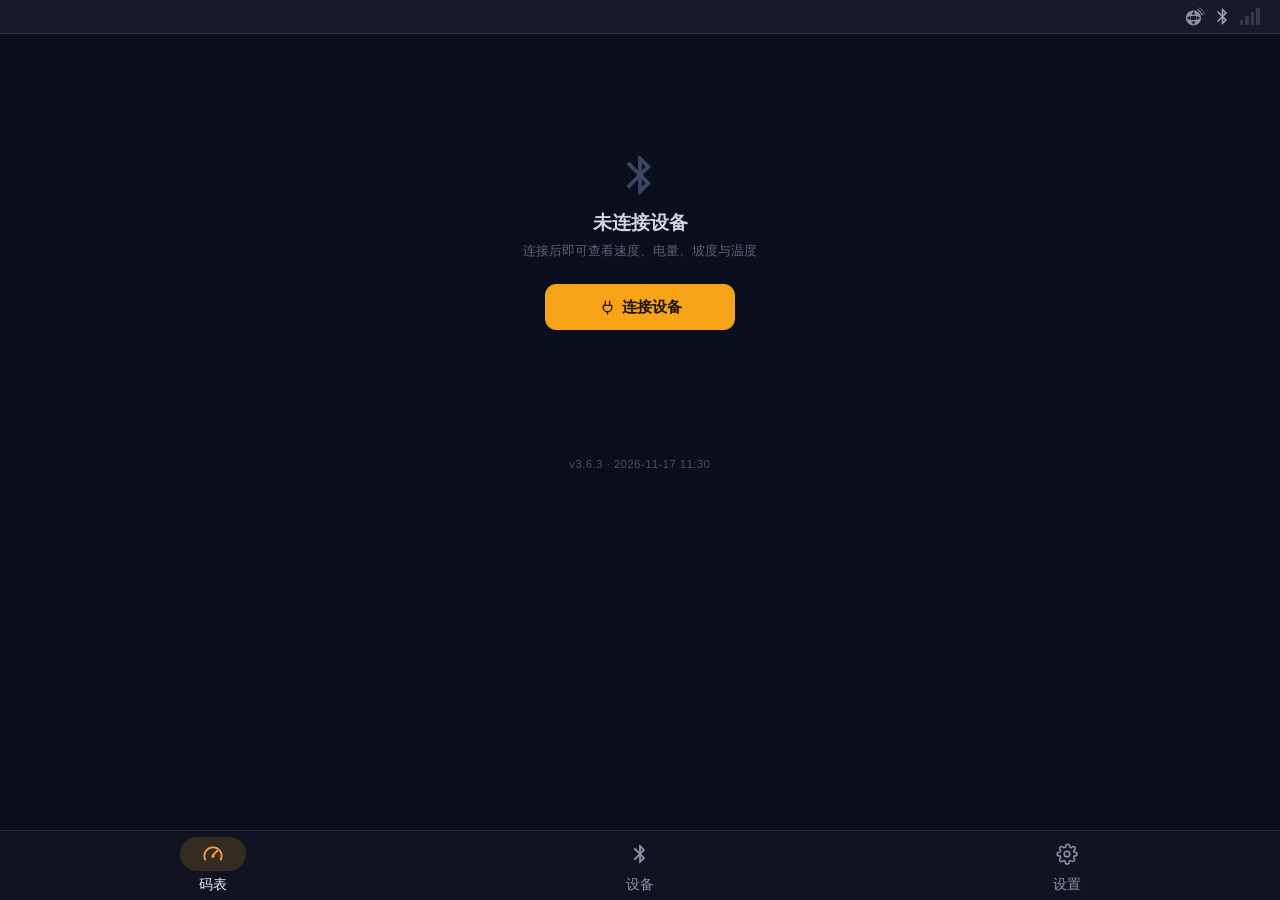
<file: index.html>
<!DOCTYPE html>
<html lang="zh-CN">
<head>
  <meta charset="utf-8" />
  <meta name="viewport" content="width=device-width, initial-scale=1, viewport-fit=cover, maximum-scale=1, user-scalable=no" />
  <meta name="theme-color" content="#131426" />
  <meta name="apple-mobile-web-app-capable" content="yes" />
  <meta name="mobile-web-app-capable" content="yes" />
  <meta name="apple-mobile-web-app-status-bar-style" content="black-translucent" />
  <meta name="apple-mobile-web-app-title" content="智能码表" />
  <title>智能码表 · LVBU</title>
  <link rel="stylesheet" href="assets/seg7-font.css?v=1" />
  <link rel="stylesheet" href="css/style.css?v=63" />
</head>
<body>

<!-- ============ 应用标题栏（右侧图标组：闪控 → 蓝牙 → 信号） ============ -->
<header class="appbar">
  <div class="appbar-left">
    <!-- 设备名/状态文字已移除，仅保留状态图标表达 -->
    <span class="dev-name sr-only" id="devName">未连接</span>
    <span class="appbar-icons">
      <span class="remote-chip" id="remoteChip" title="BR80 闪控未连接" aria-label="BR80 闪控未连接">
        <span class="i remote-chip__icon" data-icon="remoteFlat" data-size="18"></span>
      </span>
      <span class="i brand-ico" id="btIcon" data-icon="bluetooth" data-size="19"></span>
      <span class="sig" id="sigWrap">
        <span class="bars" id="signalBars"><i></i><i></i><i></i><i></i></span>
      </span>
    </span>
  </div>
</header>

<main class="views" id="views">

  <!-- ==================== 码表 ==================== -->
  <section class="view" id="page-dash" data-page="dash" aria-labelledby="appTitle">
    <h1 class="sr-only" id="appTitle">智能码表</h1>

    <!-- 主速度区 -->
    <div class="hero" id="speedBlock">
      <div class="speed-row">
        <span class="seg-slot seg-int" aria-label="速度整数">
          <span class="ghost" aria-hidden="true">88</span>
          <span class="on" id="speedInt">00</span>
        </span>
        <span class="seg-slot seg-frac" aria-label="速度小数">
          <span class="ghost" aria-hidden="true">8</span>
          <span class="on" id="speedFrac">0</span>
          <span class="unit" id="speedUnit">km/h</span>
        </span>
      </div>
    </div>

    <!-- 副表：AVG / MAX / km -->
    <div class="substats" id="statsRow">
      <div class="sub">
        <div class="s-row">
          <span class="s-int"><span class="ghost" aria-hidden="true">88</span><span class="on" id="statAvgInt">00</span></span>
          <span class="s-dot">.</span>
          <span class="s-frac"><span class="ghost" aria-hidden="true">8</span><span class="on" id="statAvgFrac">0</span><em class="s-cap">AVG</em></span>
        </div>
      </div>
      <div class="sub">
        <div class="s-row">
          <span class="s-int"><span class="ghost" aria-hidden="true">88</span><span class="on" id="statMaxInt">00</span></span>
          <span class="s-dot">.</span>
          <span class="s-frac"><span class="ghost" aria-hidden="true">8</span><span class="on" id="statMaxFrac">0</span><em class="s-cap">MAX</em></span>
        </div>
      </div>
      <div class="sub">
        <div class="s-row">
          <span class="s-int"><span class="ghost" aria-hidden="true">88</span><span class="on" id="statTripInt">00</span></span>
          <span class="s-dot">.</span>
          <span class="s-frac"><span class="ghost" aria-hidden="true">8</span><span class="on" id="statTripFrac">0</span><em class="s-cap">km</em></span>
        </div>
      </div>
    </div>

    <!-- 未连接引导（演示数据关闭且未连接时显示） -->
    <div class="empty-guide" id="emptyGuide" hidden>
      <span class="i empty-guide__icon" data-icon="bluetooth" data-size="46"></span>
      <p class="empty-guide__title">未连接设备</p>
      <p class="empty-guide__sub">连接后即可查看速度、电量、坡度与温度</p>
      <button class="btn btn--primary empty-guide__btn" id="btnGuideConnect" type="button">
        <span class="i" data-icon="plug" data-size="17"></span><span>连接设备</span>
      </button>
    </div>

    <!-- 助力控制 -->
    <section class="panel" id="assistPanel" aria-label="助力控制">
      <div class="panel__head">
        <span class="panel__title">
          <span class="i i--orange" data-icon="bike" data-size="19"></span>
          <b>助力控制</b>
        </span>
        <!-- 常驻助力模式标签（含手动百分比）：点击弹出模式悬浮菜单 -->
        <button class="mode-chip" id="modeChip" type="button" aria-haspopup="true" aria-expanded="false">
          <span class="i mode-chip__icon" data-icon="manual" data-size="16"></span>
          <span id="modeChipText">手动</span>
          <em class="mode-chip__pct" id="assistPct" hidden>0%</em>
        </button>
      </div>

      <!-- 模式悬浮菜单（点击标签后以标签为圆心向四周辐射展开） -->
      <div class="mode-menu" id="modeMenu" hidden>
        <div class="mode-menu__backdrop" id="modeMenuBackdrop"></div>
        <div class="mode-menu__list" id="modeList">
          <span class="mode-menu__glow" aria-hidden="true"></span>
          <div id="modeRow" role="group" aria-label="骑行模式"></div>
        </div>
      </div>

      <!-- 档位选择（非手动模式） -->
      <div class="levels" id="levelRow" style="display:none;" role="group" aria-label="助力档位">
        <button class="level-btn" data-level="0" type="button" disabled>0</button>
        <button class="level-btn" data-level="1" type="button">1</button>
        <button class="level-btn" data-level="2" type="button">2</button>
        <button class="level-btn" data-level="3" type="button">3</button>
        <button class="level-btn" data-level="4" type="button">4</button>
        <button class="level-btn" data-level="5" type="button">5</button>
      </div>

      <!-- 手动模式滑杆 -->
      <div class="assist-ctl" id="manualSliderWrap">
        <button class="btn-ctl" id="btnMinus" type="button" aria-label="减">
          <span class="i" data-icon="minus" data-size="20"></span>
        </button>
        <div class="sliderwrap">
          <input class="slider" id="assistSlider" type="range" min="0" max="99" step="5" value="30"
                 aria-label="助力百分比" />
        </div>
        <button class="btn-ctl" id="btnPlus" type="button" aria-label="加">
          <span class="i" data-icon="plus" data-size="20"></span>
        </button>
      </div>
      <span class="sr-only" id="assistValue">30</span>
    </section>

    <!-- 数据卡片 -->
    <section class="cards" aria-label="实时数据">
      <article class="card card--green" id="cardBattery">
        <header>
          <span class="i" data-icon="battery" data-size="16"></span>
          <span>电量 <b class="card__hl" data-field="batterySub">--%</b></span>
        </header>
        <div class="barframe">
          <div class="bgrid" data-field="batteryGrid"><i></i><i></i><i></i><i></i><i></i><i></i><i></i><i></i><i></i><i></i></div>
        </div>
        <div class="card__value" data-field="voltage">--<em class="u">V</em></div>
      </article>

      <article class="card card--amber" id="cardTemp">
        <header>
          <span class="i" data-icon="temp" data-size="16"></span>
          <span>温度</span>
        </header>
        <div class="barframe">
          <div class="bgrid" data-field="tempGrid"><i></i><i></i><i></i><i></i><i></i><i></i><i></i><i></i><i></i><i></i></div>
        </div>
        <div class="card__value" data-field="temp">--<em class="u">℃</em></div>
      </article>

      <article class="card card--cyan" id="cardGyro">
        <header>
          <span class="i" data-icon="gyro" data-size="16"></span>
          <span>陀螺仪</span>
        </header>
        <div class="barframe">
          <!-- 11 格双向条：索引 5 为中心格，左右各 5 格 -->
          <div class="bgrid bgrid--slope" data-field="slopeGrid"><i data-seg="0"></i><i data-seg="1"></i><i data-seg="2"></i><i data-seg="3"></i><i data-seg="4"></i><i data-seg="5"></i><i data-seg="6"></i><i data-seg="7"></i><i data-seg="8"></i><i data-seg="9"></i><i data-seg="10"></i></div>
        </div>
        <div class="card__value" data-field="slope">--<em class="u u--sup">°</em></div>
      </article>
    </section>

    <div class="version" id="buildInfo">v3.6.3 · 2026-11-17 11:30</div>
  </section>

  <!-- ==================== 设备 ==================== -->
  <section class="view" id="page-device" data-page="device" hidden>

    <div class="section">
      <h2 class="section__title">连接</h2>
      <div class="devcard">
        <div class="devcard__top">
          <span class="devcard__name" id="devNameCard">未连接</span>
          <span class="pill" id="devStatus">未连接</span>
        </div>
        <dl class="kv">
          <div hidden><dt>设备 ID</dt><dd id="devId">--</dd></div>
          <div><dt>信号</dt><dd id="devRssi">--</dd></div>
          <div hidden><dt>写入特征</dt><dd id="devWrite">--</dd></div>
          <div hidden><dt>通知特征</dt><dd id="devNotify">--</dd></div>
        </dl>
        <div class="devcard__actions">
          <button class="btn btn--primary" id="btnScan" type="button">
            <span class="i" data-icon="bluetooth" data-size="16"></span><span>选择设备</span>
          </button>
          <button class="btn" id="btnReconnect" type="button" disabled>
            <span class="i" data-icon="refresh" data-size="16"></span><span>重连</span>
          </button>
          <button class="btn btn--danger" id="btnDisconnect" type="button" disabled>断开</button>
        </div>
        <p class="hint">
          iOS 上 Web Bluetooth 只能在 <b>Bluefy</b> 中启用；每次切换设备需刷新页面（系统限制）。
        </p>
      </div>
    </div>

    <div class="section">
      <h2 class="section__title">BR80 闪控</h2>
      <div class="devcard">
        <div class="devcard__top">
          <span class="devcard__name" id="remoteName">未连接</span>
          <span class="pill" id="remoteStatus">未连接</span>
        </div>
        <dl class="kv">
          <div><dt>电量</dt><dd id="remoteBattery">--</dd></div>
        </dl>
        <div class="devcard__actions">
          <button class="btn btn--primary" id="btnRemoteConnect" type="button">
            <span class="i" data-icon="bluetooth" data-size="16"></span><span>连接闪控</span>
          </button>
          <button class="btn btn--danger" id="btnRemoteDisconnect" type="button" disabled>断开</button>
        </div>
        <p class="hint">
          连接闪控后，用 <b>▲ / ▼</b> 按键调整助力百分比（每次 ±步进值），<b>● 主键</b>停止助力。
          闪控与控制器可同时连接。
        </p>
      </div>
    </div>

    <div class="section" id="debugSection" hidden>
      <h2 class="section__title">调试</h2>

      <h3 class="section__sub">闪控诊断</h3>
      <div class="devcard__actions">
        <button class="btn btn--sm" id="btnRemotePing" type="button" disabled>重发激活(0xFF)</button>
        <button class="btn btn--sm" id="btnRemoteResub" type="button" disabled>重新订阅</button>
        <button class="btn btn--sm" id="btnRemoteDump" type="button" disabled>全量读取</button>
        <button class="btn btn--sm" id="btnRemoteForce" type="button" disabled>强制重订</button>
        <button class="btn btn--sm" id="btnRemoteInspect" type="button" disabled>检查A2A4</button>
      </div>
      <div class="frameio__field" style="margin-top:10px;">
        <label for="remoteRawInput">闪控手动发送（十六进制）</label>
        <input class="input mono" id="remoteRawInput" type="text" spellcheck="false"
               placeholder="例如 FF" autocomplete="off" />
        <div class="frameio__row" style="margin-top:6px;">
          <button class="btn btn--primary btn--sm" id="btnRemoteSendRaw" type="button" disabled>发送</button>
        </div>
      </div>

      <div class="debugbar">
        <label class="switch">
          <input type="checkbox" id="autoScroll" checked />
          <span>自动滚动</span>
        </label>
        <label class="switch">
          <input type="checkbox" id="hexView" checked />
          <span>HEX 视图</span>
        </label>
        <button class="btn btn--ghost btn--sm" id="btnClearLog" type="button">
          <span class="i" data-icon="trash" data-size="14"></span><span>清空</span>
        </button>
      </div>

      <div class="log" id="logView" role="log" aria-live="off"></div>

      <div class="frameio">
        <div class="frameio__field">
          <label for="rawInput">发送原始命令</label>
          <input class="input mono" id="rawInput" type="text" spellcheck="false"
                 placeholder="C0F866855030090179 或输入 C0 自动补全" autocomplete="off" />
        </div>
        <div class="frameio__row">
          <button class="btn btn--primary btn--sm" id="btnSendRaw" type="button">
            <span class="i" data-icon="send" data-size="14"></span><span>发送</span>
          </button>
        </div>
        <p class="hint" id="rawPreview">预览：—</p>
      </div>
    </div>
  </section>

  <!-- ==================== 设置 ==================== -->
  <section class="view" id="page-settings" data-page="settings" hidden>

    <div class="section">
      <h2 class="section__title">显示与骑行</h2>
      <div class="row">
        <label class="row__label" for="setStep">滑杆步进</label>
        <select class="select" id="setStep">
          <option value="1">1%</option>
          <option value="5">5%</option>
          <option value="10">10%</option>
        </select>
      </div>
      <div class="row">
        <label class="row__label" for="setGap">帧间隔</label>
        <select class="select" id="setGap">
          <option value="0">0 ms</option>
          <option value="40">40 ms</option>
          <option value="100">100 ms</option>
        </select>
      </div>
      <div class="row">
        <span class="row__label">保持屏幕常亮</span>
        <label class="switch switch--right"><input type="checkbox" id="setKeepScreen" /><span></span></label>
      </div>
    </div>

    <div class="section" id="rideDataSection" hidden>
      <h2 class="section__title">骑行数据</h2>
      <div class="row">
        <span class="row__label">本次骑行数据</span>
        <button class="btn btn--sm" id="btnResetRide" type="button">清零</button>
      </div>
      <p class="hint">平均速度、最高速度、里程由本地根据实时速度累计。每次连接设备时自动重置。</p>
    </div>

    <div class="section">
      <h2 class="section__title">设备操作</h2>
      <div class="row">
        <span class="row__label">陀螺仪校准</span>
        <button class="btn btn--primary btn--sm" id="btnCalibrate" type="button">校准</button>
      </div>
      <div class="row">
        <span class="row__label">重启控制器</span>
        <button class="btn btn--danger btn--sm" id="btnRestart" type="button">重启</button>
      </div>
      <p class="hint">校准会改变电机标定，仅在停车时操作。重启会短暂断开连接。</p>
    </div>

    <div class="section" id="paramSection" hidden>
      <h2 class="section__title">设备参数</h2>
      <div class="row row--stack">
        <label class="row__label" for="setImei">电机 IMEI</label>
        <input class="input mono" id="setImei" type="text" spellcheck="false" placeholder="866855030090179" />
      </div>
      <p class="hint">电机 IMEI 用于构造命令帧，必须与控制器匹配。轮径固定 26 寸。</p>
    </div>

    <div class="section" id="gattSection" hidden>
      <h2 class="section__title">GATT 目标</h2>
      <div class="row row--stack">
        <label class="row__label" for="setService">服务 UUID</label>
        <input class="input mono" id="setService" type="text" spellcheck="false" />
      </div>
      <div class="row row--stack">
        <label class="row__label" for="setWriteUuid">写特征 UUID</label>
        <input class="input mono" id="setWriteUuid" type="text" spellcheck="false" />
      </div>
      <div class="row row--stack">
        <label class="row__label" for="setNotifyUuid">通知特征 UUID</label>
        <input class="input mono" id="setNotifyUuid" type="text" spellcheck="false" />
      </div>
      <div class="row">
        <label class="row__label" for="setWriteMode">写入方式</label>
        <select class="select" id="setWriteMode">
          <option value="auto">自动</option>
          <option value="withResponse">有应答</option>
          <option value="withoutResponse">无应答</option>
        </select>
      </div>
    </div>

    <div class="section">
      <h2 class="section__title">高级</h2>
      <div class="row">
        <span class="row__label">断开时显示演示数据</span>
        <label class="switch switch--right"><input type="checkbox" id="setDemo" /><span></span></label>
      </div>
      <div class="actions">
        <button class="btn" id="btnReset" type="button">恢复默认设置</button>
        <button class="btn btn--ghost" id="btnExportLogs" type="button" hidden>导出日志</button>
      </div>
      <p class="hint version" id="appVersion">v3.0.0 · LVBU 码表</p>
    </div>
  </section>

</main>

<!-- ============ 底部导航 ============ -->
<nav class="tabbar" role="tablist" aria-label="主导航">
  <button class="tab is-active" data-tab="dash" type="button" role="tab" aria-selected="true">
    <span class="tab__pill"><span class="i" data-icon="gauge" data-size="22"></span></span>
    <span class="tab__label">码表</span>
  </button>
  <button class="tab" data-tab="device" type="button" role="tab" aria-selected="false">
    <span class="tab__pill"><span class="i" data-icon="bluetooth" data-size="22"></span></span>
    <span class="tab__label">设备</span>
  </button>
  <button class="tab" data-tab="settings" type="button" role="tab" aria-selected="false">
    <span class="tab__pill"><span class="i" data-icon="gear" data-size="22"></span></span>
    <span class="tab__label">设置</span>
  </button>
</nav>

<div class="toast" id="toast" role="status" aria-live="polite"></div>

<script src="js/util.js?v=80"></script>
<script src="js/protocol.js?v=80"></script>
<script src="js/config.js?v=80"></script>
<script src="js/adapter.js?v=80"></script>
<script src="js/ble.js?v=80"></script>
<script src="js/remote.js?v=80"></script>
<script src="js/app.js?v=80"></script>
<script src="js/icons.js?v=80"></script>
<script src="js/sim.js?v=80"></script>
<script src="js/ui.js?v=80"></script>
</body>
</html>
</file>
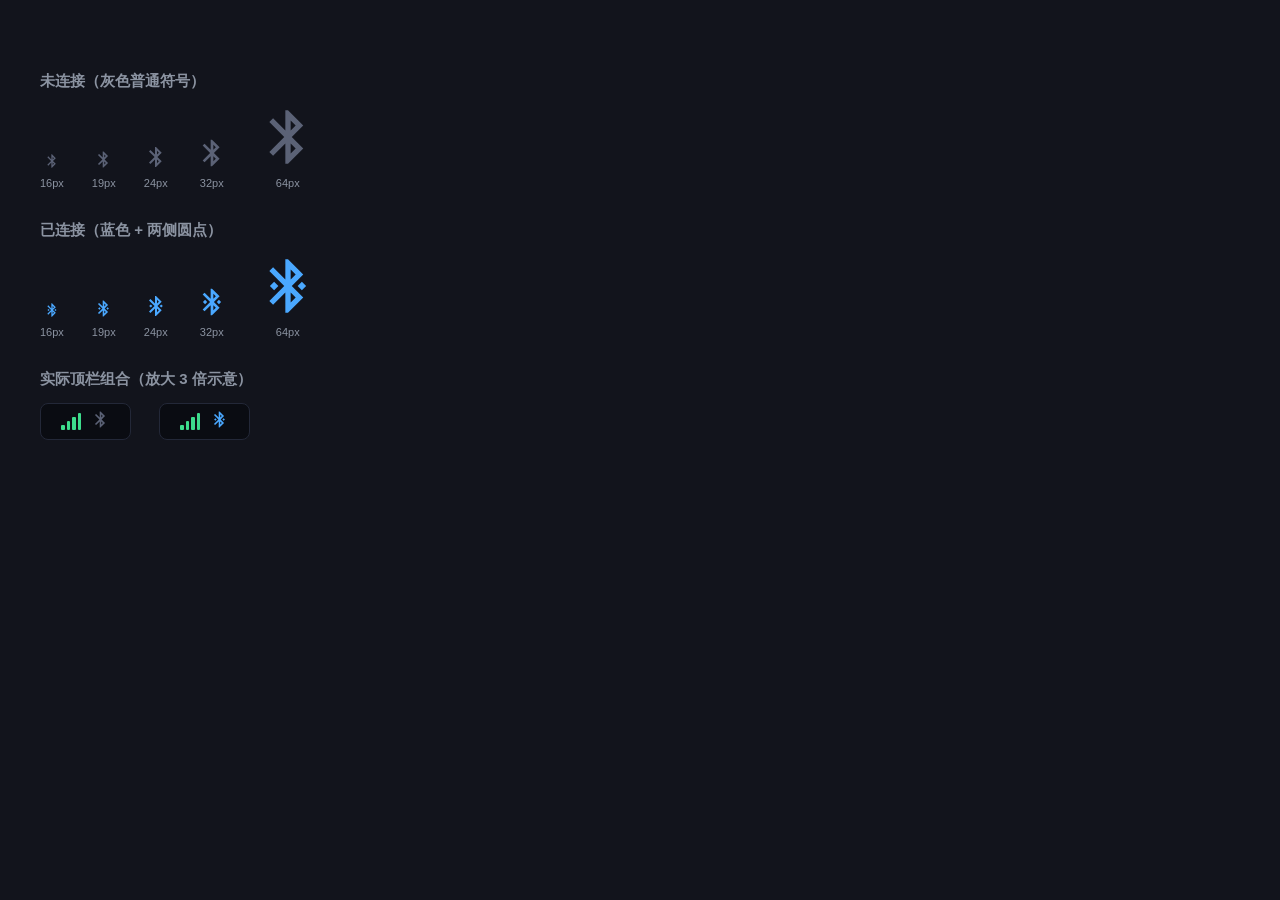
<file: tests/icon-preview.html>
<!DOCTYPE html>
<html lang="zh-CN">
<head>
<meta charset="UTF-8">
<title>蓝牙图标对比</title>
<style>
  body {
    background: #12141c;
    color: #e9eefb;
    font-family: -apple-system, "PingFang SC", sans-serif;
    padding: 40px;
    margin: 0;
  }
  h2 { font-size: 15px; color: #8b93a1; font-weight: 600; margin: 32px 0 14px; }
  .row { display: flex; align-items: flex-end; gap: 28px; flex-wrap: wrap; }
  .item { text-align: center; }
  .item svg { display: block; margin: 0 auto; }
  .cap { font-size: 11px; color: #8b93a1; margin-top: 8px; }
  .blue { color: #4aa8ff; }
  .gray { color: #5b6276; }
  .bar {
    display: inline-flex; align-items: center; gap: 10px;
    background: #0a0c12; padding: 6px 20px; border-radius: 8px;
    border: 1px solid #232838;
  }
  .bars { display: inline-flex; align-items: flex-end; gap: 2px; height: 17px; }
  .bars i { width: 3.5px; border-radius: 1px; background: #3ddc8c; display: block; }
  .bars i:nth-child(1) { height: 5px; }
  .bars i:nth-child(2) { height: 9px; }
  .bars i:nth-child(3) { height: 13px; }
  .bars i:nth-child(4) { height: 17px; }
</style>
</head>
<body>

<h2>未连接（灰色普通符号）</h2>
<div class="row" id="rowA"></div>

<h2>已连接（蓝色 + 两侧圆点）</h2>
<div class="row" id="rowB"></div>

<h2>实际顶栏组合（放大 3 倍示意）</h2>
<div class="row" id="rowC"></div>

<script src="../js/icons.js"></script>
<script>
  const ICONS = globalThis.LVBU.icons;

  function make(name, size, cls) {
    const d = document.createElement('div');
    d.className = 'item ' + (cls || '');
    d.innerHTML = ICONS.svg(name, { size });
    const cap = document.createElement('div');
    cap.className = 'cap';
    cap.textContent = size + 'px';
    d.appendChild(cap);
    return d;
  }

  // 未连接
  const rowA = document.getElementById('rowA');
  [16, 19, 24, 32, 64].forEach((s) => rowA.appendChild(make('bluetooth', s, 'gray')));

  // 已连接
  const rowB = document.getElementById('rowB');
  [16, 19, 24, 32, 64].forEach((s) => rowB.appendChild(make('bluetoothConnected', s, 'blue')));

  // 顶栏组合
  const rowC = document.getElementById('rowC');
  ['bluetooth', 'bluetoothConnected'].forEach((name) => {
    const bar = document.createElement('div');
    bar.className = 'bar';
    bar.innerHTML =
      '<span class="bars"><i></i><i></i><i></i><i></i></span>' +
      '<span class="' + (name === 'bluetoothConnected' ? 'blue' : 'gray') + '">' +
      ICONS.svg(name, { size: 19 }) +
      '</span>';
    rowC.appendChild(bar);
  });
</script>
</body>
</html>
</file>
<file: assets/seg7-font.css>
/* =========================================================================
 * seg7-font.css — DSEG7 七段数码管字体（base64 内嵌，离线可用）
 * 授权：SIL Open Font License 1.1
 *   SEGClassic     = DSEG7 Classic Bold
 *   SEGClassicMini = DSEG7 Classic MINI Bold
 * ========================================================================= */
@font-face {
  font-family: 'SEGClassic';
  font-style: normal;
  font-weight: 700;
  font-display: swap;
  src: url([data-uri]) format('woff2');
}
@font-face {
  font-family: 'SEGClassicMini';
  font-style: normal;
  font-weight: 700;
  font-display: swap;
  src: url([data-uri]) format('woff2');
}
</file>
<file: css/style.css>
/* =========================================================================
 * style.css — 智能码表（LVBU / Bluefy Web Bluetooth）
 *
 * 尺寸基准：iPhone 竖屏 393 CSS px 宽（原截图 1080px 宽 ≈ 2.75x）。
 * 全部尺寸以 px 声明；在 393px 视口下 1px ≈ 0.364 原图像素，与原截图对齐。
 * ========================================================================= */

:root {
  --bg: #141628;
  --bg-top: #171a2c;
  --bg-card: #1b1f34;
  --line: rgba(255, 255, 255, 0.07);
  --line-soft: rgba(255, 255, 255, 0.05);
  --text: #eef1f7;
  --text-dim: #8a92a8;
  --text-faint: #5b6276;

  --green: #3ddc70;
  --green-deep: #2fa758;
  --cyan: #33b9ee;
  --amber: #f7b21e;
  --amber-hi: #f7a318;
  --amber-line: rgba(247, 170, 30, 0.62);
  --yellow: #f7c948;
  --violet: #c46ff7;
  --blue: #35b6ea;
  --gps: #2f7fd4;
  --red: #f2606a;

  --radius: 16px;
  --tabbar-h: 70px;
  --appbar-h: 38px;   /* 与 .appbar 实际高度一致：6 + 26 + 6 */
  --side: 16px;

  color-scheme: dark;
  font-size: 16px;
}

* { box-sizing: border-box; -webkit-tap-highlight-color: transparent; }
html, body { height: 100%; margin: 0; }

body {
  background: var(--bg);
  color: var(--text);
  font-family: -apple-system, BlinkMacSystemFont, "PingFang SC", "Hiragino Sans GB",
    "Microsoft YaHei", "Noto Sans CJK SC", system-ui, sans-serif;
  font-variant-numeric: tabular-nums;
  -webkit-font-smoothing: antialiased;
  overscroll-behavior-y: none;
  -webkit-text-size-adjust: 100%;
}

button, input, select { font: inherit; color: inherit; }
button { cursor: pointer; border: 0; background: none; }
:focus-visible { outline: 2px solid var(--amber); outline-offset: 2px; border-radius: 6px; }

.i { display: inline-flex; align-items: center; justify-content: center; line-height: 0; }
.i svg { display: block; }
.i--orange { color: var(--amber-hi); }

/* ============================ 顶部标题栏 ============================ */
.appbar {
  position: sticky;
  top: 0;
  z-index: 20;
  display: grid;
  grid-template-columns: 1fr auto 1fr;
  align-items: center;
  height: calc(var(--appbar-h) + env(safe-area-inset-top, 0px));
  margin-bottom: 8px;
  padding: env(safe-area-inset-top, 0px) var(--side) 0;
  background: var(--bg-top);
}

.appbar__title {
  margin: 0;
  font-size: 17px;
  font-weight: 600;
  letter-spacing: 0.02em;
  white-space: nowrap;
}

.appbar__side--left { justify-self: start; }
.appbar__side--right { justify-self: end; }

.appbar__brand {
  display: inline-flex;
  align-items: center;
  gap: 6px;
  padding: 4px 0;
  font-size: 14px;
  color: var(--text-dim);
}
.appbar__brand .i { color: var(--green); }

.appbar__icon {
  display: grid;
  place-items: center;
  width: 34px;
  height: 34px;
  border-radius: 50%;
  color: var(--text-dim);
}
.appbar__icon.is-on { color: var(--green); }
.appbar__icon:active { background: rgba(255, 255, 255, 0.06); }

/* ---------------- 布局：可滚动，标签栏固定 ---------------- */
html { height: 100%; }
body {
  display: block;
  min-height: 100%;
  overflow-x: hidden;
  overflow-y: auto;
  -webkit-overflow-scrolling: touch;
  /* 为固定定位的标签栏预留空间，避免内容被遮挡 */
  padding-bottom: calc(var(--tabbar-h) + env(safe-area-inset-bottom, 0px) + 12px);
}
.views {
  display: block;
  min-height: 0;
  padding-bottom: 0;
}
.view {
  display: block;
  padding: 0;
  animation: fade .18s ease;
}
.view[hidden] { display: none !important; }

/* 码表页：flex 纵向排布，内容超出时可滚动 */
#page-dash {
  display: flex;
  flex-direction: column;
  min-height: calc(100dvh - var(--appbar-h) - var(--tabbar-h) - env(safe-area-inset-bottom, 0px));
}

/* 设备页 / 设置页 */
#page-device, #page-settings {
  padding: 0 var(--side) 8px;
}

/* ============================ 连接状态条 ============================ */
.connbar {
  display: flex;
  align-items: center;
  justify-content: space-between;
  height: 46px;
  margin: 0 calc(-1 * var(--side));
  padding: 0 var(--side);
  border-bottom: 1px solid var(--line);
}

.connbar__left {
  display: inline-flex;
  align-items: center;
  gap: 9px;
  font-size: 16px;
  color: var(--text-dim);
}
.connbar__left.is-connected { color: #45e07e; }

.dot { width: 10px; height: 10px; border-radius: 50%; background: #474e63; }
.connbar__left.is-connected .dot {
  background: #45e07e;
  box-shadow: 0 0 8px 2px rgba(69, 224, 126, 0.45);
}

.connbar__right {
  display: inline-flex;
  align-items: center;
  gap: 8px;
  font-size: 15px;
  color: var(--text-dim);
}
.connbar__dbm { min-width: 66px; text-align: right; }

.bars { display: inline-flex; align-items: flex-end; gap: 2px; height: 17px; }
.bars i { width: 4px; border-radius: 1px; background: rgba(255, 255, 255, 0.15); }
.bars i:nth-child(1) { height: 40%; }
.bars i:nth-child(2) { height: 60%; }
.bars i:nth-child(3) { height: 80%; }
.bars i:nth-child(4) { height: 100%; }
.bars i.on { background: var(--amber); }

/* ============================ 速度 ============================ */
.speed {
  display: flex;
  justify-content: center;
  align-items: baseline;
  gap: 8px;
  padding: 22px 0 0;
  white-space: nowrap;
  overflow: hidden;
}

.speed__value {
  font-size: 108px;
  font-weight: 200;
  line-height: 0.95;
  letter-spacing: -0.03em;
  color: #f5f7fb;
  font-family: "Helvetica Neue", -apple-system, "SF Pro Display", Arial, sans-serif;
  white-space: nowrap;
}

.speed__unit {
  font-size: 24px;
  font-weight: 300;
  color: var(--text-dim);
  white-space: nowrap;
}

/* ============================ AVG / MAX / 里程 ============================ */
.stats {
  display: grid;
  grid-template-columns: repeat(3, 1fr);
  margin: 18px 0 22px;
  padding: 0 30px;
}

.stat { position: relative; display: flex; flex-direction: column; align-items: center; gap: 5px; }
.stat + .stat::before {
  content: "";
  position: absolute;
  left: 0; top: 3px; bottom: 3px;
  width: 1px;
  background: var(--line);
}
.stat__label { font-size: 14px; color: var(--text-dim); }
.stat__value { font-size: 19px; font-weight: 400; color: #dde2ec; }

/* ============================ 助力面板 ============================ */
.panel {
  position: relative;
  padding: 14px 14px 16px;
  border-radius: var(--radius);
  background:
    radial-gradient(130% 95% at 50% 0%, rgba(247, 170, 30, 0.13), transparent 60%),
    linear-gradient(178deg, #2b2517 0%, #262029 52%, #1e2032 100%);
  border: 1px solid var(--amber-line);
  box-shadow: inset 0 0 34px rgba(247, 170, 30, 0.07), 0 8px 24px rgba(0, 0, 0, 0.30);
}

.panel__head {
  display: flex;
  align-items: center;
  justify-content: space-between;
  gap: 8px;
  margin-bottom: 14px;   /* 标题与下方按钮区的固定间距 */
}

.panel__title { display: inline-flex; align-items: center; gap: 7px; flex: none; white-space: nowrap; }
.panel__title b { font-size: 19px; font-weight: 600; white-space: nowrap; }
.panel__title em { font-style: normal; font-size: 14px; color: var(--amber); white-space: nowrap; }

/* 闪控连接状态：纯图标（无边框），连上绿色，未连灰色 */
.remote-chip {
  display: inline-flex;
  align-items: center;
  justify-content: center;
  flex: none;
  color: #565d72;                                   /* 未连接：灰 */
  transition: color 0.25s;
}
.remote-chip__icon svg { width: 20px; height: 20px; }
.remote-chip.is-ready { color: var(--green); }      /* 已连接：绿 */
.remote-chip.is-busy { color: var(--amber); }

.panel__note {
  margin: 0 0 12px;
  font-size: 13px;
  line-height: 1.35;
  color: var(--amber);
}
.panel.is-locked .panel__note { color: var(--amber); }
.panel.is-parked-ready .panel__note { color: var(--green); }

.modes { display: grid; grid-template-columns: repeat(5, 1fr); gap: 8px; }

.mode {
  display: inline-flex;
  align-items: center;
  justify-content: center;
  gap: 4px;
  height: 48px;
  padding: 0 2px;
  border-radius: 11px;
  background: rgba(255, 255, 255, 0.07);
  border: 1px solid rgba(255, 255, 255, 0.11);
  color: #d6d9e3;
  font-size: 15px;
  white-space: nowrap;
  transition: background 0.15s, border-color 0.15s, color 0.15s, transform 0.1s;
}
.mode .i { color: #b4b9c7; }
.mode .i svg { width: 15px; height: 15px; }
.mode:active { transform: scale(0.97); }
.mode.is-active { background: var(--amber-hi); border-color: var(--amber-hi); color: #1c1503; font-weight: 700; }
.mode.is-active .i { color: #1c1503; }
.mode.is-draft { border-color: rgba(247, 178, 30, 0.8); color: var(--amber); }
.mode:disabled { opacity: 0.55; }

/* 档位按钮（非手动模式） */
.levels {
  display: flex;
  justify-content: space-between;
  gap: 4px;
  margin-top: 18px;
}
.level-btn {
  flex: 1;
  height: 40px;
  border-radius: 8px;
  background: rgba(255, 255, 255, 0.07);
  border: 1px solid rgba(255, 255, 255, 0.11);
  color: #d6d9e3;
  font-size: 16px;
  font-weight: 600;
  transition: background 0.15s, border-color 0.15s, transform 0.1s;
}
.level-btn:active:not(:disabled) { transform: scale(0.95); }
.level-btn.is-active {
  background: var(--amber-hi);
  border-color: var(--amber-hi);
  color: #1c1503;
}
.level-btn:disabled { opacity: 0.45; cursor: default; }

.assist-ctl {
  display: grid;
  grid-template-columns: 50px 1fr 50px;
  align-items: center;
  gap: 12px;
  margin-top: 18px;
}

.btn-ctl {
  display: inline-flex;
  align-items: center;
  justify-content: center;
  height: 50px;
  border-radius: 11px;
  background: rgba(255, 255, 255, 0.075);
  border: 1px solid rgba(255, 255, 255, 0.09);
  color: var(--text-dim);
  transition: background 0.15s, transform 0.1s;
}
.btn-ctl:active:not(:disabled) { transform: scale(0.96); background: rgba(255, 255, 255, 0.13); }
.btn-ctl:disabled { opacity: 0.45; cursor: default; }

.sliderwrap { display: flex; align-items: center; }
.slider {
  -webkit-appearance: none;
  appearance: none;
  width: 100%;
  height: 6px;
  border-radius: 999px;
  background: rgba(255, 255, 255, 0.17);
  outline: none;
}
.slider::-webkit-slider-thumb {
  -webkit-appearance: none;
  width: 26px; height: 26px;
  border-radius: 50%;
  background: #ccd3df;
  border: none;
  box-shadow: 0 1px 5px rgba(0, 0, 0, 0.45);
}
.slider::-moz-range-thumb { width: 26px; height: 26px; border: none; border-radius: 50%; background: #ccd3df; }
.slider::-moz-range-track { height: 6px; border-radius: 999px; background: rgba(255, 255, 255, 0.17); }
.slider:disabled { opacity: 0.5; }

.assist-ctl__value { display: none; }

/* hidden 属性兜底：防止 display:grid/flex 覆盖 */
[hidden] { display: none !important; }

/* ============================ 未连接引导 ============================ */
.empty-guide {
  display: flex;
  flex-direction: column;
  align-items: center;
  justify-content: center;
  gap: 6px;
  min-height: 46vh;
  padding: 24px 16px;
  text-align: center;
}
.empty-guide__icon { color: #3d4560; margin-bottom: 6px; }
.empty-guide__icon svg { width: 46px; height: 46px; }
.empty-guide__title { margin: 0; font-size: 19px; font-weight: 600; color: #cfd5e2; }
.empty-guide__sub { margin: 0 0 18px; font-size: 13px; color: var(--text-faint); }
.empty-guide__btn { min-width: 190px; height: 46px; font-size: 16px; border-radius: 23px; }

/* ============================ 数据卡片 ============================ */
.cards {
  display: grid;
  grid-template-columns: repeat(3, 1fr);
  gap: 16px;
  margin-top: 18px;
}

.card {
  position: relative;
  display: flex;
  flex-direction: column;
  min-height: 122px;
  padding: 13px 11px 12px;
  border-radius: var(--radius);
  background: var(--bg-card);
  border: 1px solid var(--line);
  overflow: hidden;
}

.card header {
  display: flex;
  align-items: center;
  gap: 5px;
  font-size: 13px;
  color: #c2c8d5;
  white-space: nowrap;
  min-width: 0;
}
.card header .i svg { width: 14px; height: 14px; }
.card header .i { flex: none; }
.card header > span:last-child { overflow: hidden; text-overflow: ellipsis; }

/* 第一行内的高亮数值（如「电量：90%」中的 90%） */
.card__hl {
  font-size: 15px;
  font-weight: 700;
  color: var(--green);
  letter-spacing: -0.02em;
  white-space: nowrap;
}
.card--amber .card__hl { color: var(--amber-hi); }
.card--cyan .card__hl { color: var(--cyan); }

/* 三张卡片数值统一字号 */
.card__value {
  margin-top: auto;
  margin-bottom: 0;
  font-size: 38px;
  font-weight: 500;
  line-height: 1.05;
  letter-spacing: -0.03em;
  white-space: nowrap;
  font-family: "Helvetica Neue", -apple-system, "SF Pro Display", Arial, sans-serif;
}
.card__value--sm { font-size: 30px; }
.card__value--xs { font-size: 24px; }
/* 电压带单位，略微收紧字距 */
.card__value--volt { letter-spacing: -0.04em; }
/* 电压用白色，压过 .card--green .card__value 的绿色 */
#cardBattery .card__value--volt { color: #ffffff; }

.card__unit { font-size: 14px; color: var(--text-faint); margin-top: 2px; }

/* 10 格进度条外框（三张卡片统一样式，颜色跟随卡片主题） */
.barframe {
  margin-top: auto;
  margin-bottom: 0;
  padding: 4px 5px;
  border: 1px solid rgba(255, 255, 255, 0.16);
  border-radius: 5px;
  background: rgba(255, 255, 255, 0.04);
}
.card--cyan .barframe { border-color: rgba(56, 189, 248, 0.35); background: rgba(56, 189, 248, 0.06); }
.card--green .barframe { border-color: rgba(61, 220, 112, 0.35); background: rgba(61, 220, 112, 0.06); }
.card--amber .barframe { border-color: rgba(251, 176, 39, 0.35); background: rgba(251, 176, 39, 0.06); }

/* 10 格进度条 */
.bgrid {
  display: grid;
  grid-template-columns: repeat(10, 1fr);
  gap: 3px;
}
.bgrid i {
  display: block;
  height: 7px;
  border-radius: 2px;
  background: rgba(255, 255, 255, 0.12);
  transition: background 0.35s ease;
}
.bgrid i.on { background: var(--green); }
.bgrid[data-level="mid"] i.on { background: var(--amber); }
.bgrid[data-level="low"] i.on { background: var(--red); }
/* 坡度条用青色，温度条用橙色 */
.card--cyan .bgrid i.on { background: var(--cyan); }
.card--amber .bgrid i.on { background: var(--amber-hi); }

.card__bar {
  height: 5px;
  margin-top: 9px;
  border-radius: 999px;
  background: rgba(255, 255, 255, 0.1);
  overflow: hidden;
}
.card__bar i { display: block; height: 100%; border-radius: 999px; background: var(--green); transition: width 0.4s ease; }

.card--cyan { border-color: rgba(51, 185, 238, 0.45); }
.card--cyan .card__value, .card--cyan header .i { color: var(--cyan); }
.card--green { border-color: rgba(61, 220, 112, 0.45); }
.card--green .card__value, .card--green header .i { color: var(--green); }
.card--amber { border-color: rgba(247, 178, 30, 0.45); }
.card--amber .card__value, .card--amber header .i { color: var(--amber-hi); }
.card--yellow { border-color: rgba(247, 201, 72, 0.5); }
.card--yellow .card__value, .card--yellow header .i { color: var(--yellow); }
.card--violet { border-color: rgba(196, 111, 247, 0.5); }
.card--violet .card__value, .card--violet header .i { color: var(--violet); }
.card--blue { border-color: rgba(53, 182, 234, 0.45); }
.card--blue .card__value, .card--blue header .i { color: var(--blue); }

/* 无数据：显示两条短横（与原截图一致） */
.card.is-empty .card__value { position: relative; height: 22px; }
.card.is-empty .card__value::before,
.card.is-empty .card__value::after {
  content: "";
  position: absolute;
  bottom: 6px;
  width: 16px; height: 4px;
  border-radius: 2px;
  background: currentColor;
}
.card.is-empty .card__value::before { left: 2px; }
.card.is-empty .card__value::after { left: 24px; }
.card.is-empty .card__value { color: var(--yellow); }
.card--violet.is-empty .card__value { color: var(--violet); }
.card--blue.is-empty .card__value { color: var(--blue); }

.disclaimer {
  margin-top: 16px;
  font-size: 11px;
  line-height: 1.5;
  text-align: center;
  color: var(--text-faint);
}

/* ============================ 底部导航 ============================ */
.tabbar {
  position: fixed;
  left: 0; right: 0; bottom: 0;
  z-index: 30;
  display: grid;
  grid-template-columns: repeat(3, 1fr);
  height: calc(var(--tabbar-h) + env(safe-area-inset-bottom, 0px));
  padding-bottom: env(safe-area-inset-bottom, 0px);
  background-color: rgba(18, 20, 36, 0.97);
  backdrop-filter: blur(12px);
  -webkit-backdrop-filter: blur(12px);
  border-top: 1px solid var(--line);
}

.tab {
  display: flex;
  flex-direction: column;
  align-items: center;
  justify-content: center;
  gap: 5px;
  color: var(--text-dim);
  font-size: 14px;
}
.tab__pill {
  display: grid;
  place-items: center;
  width: 66px; height: 34px;
  border-radius: 17px;
  transition: background 0.18s;
}
.tab.is-active { color: var(--text); }
.tab.is-active .tab__pill { background: rgba(247, 170, 30, 0.16); }
.tab.is-active .tab__pill .i { color: var(--amber); }
.tab__pill .i svg { width: 24px; height: 24px; }
.tab:not(.is-active) .tab__pill .i svg { width: 22px; height: 22px; }

/* ============================ 通用：区块 / 表单 ============================ */
.section { margin-top: 22px; }

.section__title {
  margin: 0 0 10px;
  font-size: 15px;
  font-weight: 600;
  letter-spacing: 0.03em;
  color: var(--text-dim);
}

.section__sub {
  margin: 14px 0 8px;
  font-size: 12px;
  font-weight: 500;
  letter-spacing: 0.04em;
  color: #6b7288;
  text-transform: uppercase;
}

.row {
  display: flex;
  align-items: center;
  justify-content: space-between;
  gap: 12px;
  min-height: 50px;
  padding: 8px 15px;
  background: var(--bg-card);
  border: 1px solid var(--line);
  border-bottom-width: 0;
}
.row:first-of-type { border-radius: var(--radius) var(--radius) 0 0; }
.row:last-of-type { border-radius: 0 0 var(--radius) var(--radius); border-bottom-width: 1px; }
.row--stack { flex-direction: column; align-items: stretch; gap: 6px; }

.row__label { font-size: 16px; color: #dbe0ea; }

.input, .select {
  max-width: 58%;
  min-height: 36px;
  padding: 6px 10px;
  border-radius: 9px;
  background: #12142a;
  border: 1px solid rgba(255, 255, 255, 0.1);
  font-size: 15px;
}
.row--stack .input { max-width: none; width: 100%; }
.input--short { max-width: 110px; text-align: right; }
.mono { font-family: ui-monospace, SFMono-Regular, Menlo, Consolas, monospace; letter-spacing: 0.02em; }

.actions { display: flex; gap: 10px; margin-top: 12px; }

.btn {
  display: inline-flex;
  align-items: center;
  justify-content: center;
  gap: 6px;
  min-height: 42px;
  padding: 0 16px;
  border-radius: 11px;
  background: rgba(255, 255, 255, 0.075);
  border: 1px solid rgba(255, 255, 255, 0.1);
  color: #dfe3ec;
  font-size: 15px;
  transition: transform 0.1s, background 0.15s, opacity 0.15s;
}
.btn:active:not(:disabled) { transform: scale(0.97); }
.btn:disabled { opacity: 0.42; cursor: default; }
.btn--primary { background: var(--amber-hi); border-color: var(--amber-hi); color: #191203; font-weight: 700; }
.btn--danger { color: var(--red); }
.btn--ghost { background: transparent; }
.btn--sm { min-height: 34px; padding: 0 11px; font-size: 14px; }

.hint { margin: 10px 0 0; font-size: 13px; line-height: 1.55; color: var(--text-faint); }
.hint b { color: var(--text-dim); }
.version { text-align: center; }

/* 开关：文字在左、开关在右（textarea 同） */
.switch { position: relative; display: inline-flex; flex-direction: row-reverse; align-items: center; gap: 8px; font-size: 15px; color: var(--text-dim); cursor: pointer; }
.switch input { position: absolute; width: 1px; height: 1px; opacity: 0; }
.switch input + span {
  position: relative;
  display: inline-block;
  flex: none;
  width: 44px; height: 26px;
  border-radius: 999px;
  background: rgba(255, 255, 255, 0.17);
  transition: background 0.18s;
}
.switch input + span::after {
  content: "";
  position: absolute;
  top: 3px; left: 3px;
  width: 20px; height: 20px;
  border-radius: 50%;
  background: #fff;
  transition: transform 0.18s;
}
.switch input:checked + span { background: var(--green-deep); }
.switch input:checked + span::after { transform: translateX(18px); }
.switch input:focus-visible + span { outline: 2px solid var(--amber); outline-offset: 2px; }
.switch--right { gap: 0; }

/* 文字型开关（调试条） */
.debugbar .switch input + span {
  width: auto; height: auto;
  padding: 5px 9px;
  border-radius: 8px;
  background: rgba(255, 255, 255, 0.07);
  font-size: 13px;
}
.debugbar .switch input + span::after { display: none; }
.debugbar .switch input:checked + span { background: rgba(61, 220, 112, 0.18); color: var(--green); }

/* ============================ 设备页 ============================ */
.devcard { padding: 15px; border-radius: var(--radius); background: var(--bg-card); border: 1px solid var(--line); }
.devcard__top { display: flex; align-items: center; justify-content: space-between; gap: 10px; }
.devcard__name { font-size: 18px; font-weight: 600; }
.pill { flex: none; padding: 4px 10px; border-radius: 7px; font-size: 12px; background: rgba(255, 255, 255, 0.08); color: var(--text-dim); }
.pill.is-ready { background: rgba(61, 220, 112, 0.16); color: var(--green); }
.pill.is-busy { background: rgba(247, 178, 30, 0.16); color: var(--amber); }
.pill.is-error { background: rgba(242, 96, 106, 0.16); color: var(--red); }

.kv { display: grid; gap: 7px; margin: 13px 0 0; }
.kv > div { display: flex; justify-content: space-between; gap: 12px; font-size: 14px; }
.kv dt { color: var(--text-faint); }
.kv dd { margin: 0; color: #cfd5e1; text-align: right; word-break: break-all; font-family: ui-monospace, SFMono-Regular, Menlo, Consolas, monospace; }

.devcard__actions { display: flex; gap: 9px; margin-top: 15px; }
.devcard__actions .btn { flex: 1; padding: 0 6px; }

.debugbar { display: flex; align-items: center; gap: 8px; margin-bottom: 9px; }
.debugbar .btn { margin-left: auto; }

.log {
  height: 240px;
  overflow-y: auto;
  padding: 8px;
  border-radius: 13px;
  background: #0e1021;
  border: 1px solid var(--line);
  font-family: ui-monospace, SFMono-Regular, Menlo, Consolas, monospace;
  font-size: 11px;
  line-height: 1.5;
  -webkit-overflow-scrolling: touch;
}
.log__line { display: grid; grid-template-columns: 86px 13px 1fr; gap: 5px; padding: 1px 0; }
.log__t { color: #4b5266; }
.log__d { font-weight: 700; }
.log__d[data-d="tx"] { color: var(--amber); }
.log__d[data-d="rx"] { color: var(--green); }
.log__d[data-d="error"] { color: var(--red); }
.log__d[data-d="warn"], .log__d[data-d="ble"] { color: var(--violet); }
.log__d[data-d="info"], .log__d[data-d="tick"] { color: #6b7385; }
.log__m { color: #c2c9d6; word-break: break-all; }
.log__m em { font-style: normal; color: #7c8499; }
.log__empty { padding: 6px; color: #4b5266; }

.frameio { margin-top: 11px; padding: 13px; border-radius: 13px; background: var(--bg-card); border: 1px solid var(--line); }
.frameio__field { display: flex; flex-direction: column; gap: 6px; }
.frameio__field label { font-size: 13px; color: var(--text-dim); }
.frameio__field .input { max-width: none; width: 100%; font-size: 16px; }
.frameio__row { display: flex; align-items: center; gap: 11px; margin-top: 10px; }
.frameio__row .btn { margin-left: auto; }
.frameio .hint { word-break: break-all; }

/* ============================ Toast ============================ */
.toast {
  position: fixed;
  left: 50%;
  bottom: calc(var(--tabbar-h) + env(safe-area-inset-bottom, 0px) + 14px);
  z-index: 60;
  max-width: 88vw;
  padding: 11px 16px;
  border-radius: 11px;
  background: rgba(32, 36, 58, 0.97);
  border: 1px solid var(--line);
  box-shadow: 0 10px 26px rgba(0, 0, 0, 0.45);
  font-size: 14px;
  color: var(--text);
  text-align: center;
  opacity: 0;
  transform: translate(-50%, 10px);
  pointer-events: none;
  transition: opacity 0.2s, transform 0.2s;
}
.toast.is-show { opacity: 1; transform: translate(-50%, 0); }
.toast[data-level="error"] { border-color: rgba(242, 96, 106, 0.5); color: #ffd7da; }
.toast[data-level="success"] { border-color: rgba(61, 220, 112, 0.5); color: #d9ffe6; }

/* ============================ 构建信息 ============================ */
/* 版本号：内联在内容末尾，不遮挡任何卡片 */
.buildinfo {
  margin: 14px 0 6px;
  padding: 0 2px;
  font-size: 10px;
  color: #394054;
  text-align: center;
  pointer-events: none;
  user-select: none;
}

/* ============================ 适配 ============================ */
@media (min-width: 560px) {
  .view { max-width: 430px; margin: 0 auto; }
  .tabbar > .tab:nth-child(1) { grid-column: 1; }
}

@media (orientation: landscape) and (max-height: 520px) {
  .speed__value { font-size: 84px; }
  .card { min-height: 96px; }
  .cards { gap: 10px; }
}

@media (prefers-reduced-motion: reduce) {
  *, *::before, *::after { animation-duration: 0.01ms !important; transition-duration: 0.01ms !important; }
}

/* =========================================================================
 * 2026-11-15 码表页重新设计（依据 speedometer-layout-spec）
 * 基准视口 390×844，一屏放下无滚动
 * ========================================================================= */

:root {
  --bg: #0b0f1d;
  --bg2: #10162a;
  --card: #151c2f;
  --card2: #1b2338;
  --line: rgba(255, 255, 255, .09);
  --txt: #f2f5fc;
  --muted: #8b95ad;
  --muted2: #aab5cb;
  --orange: #ffb020;
  --green: #3ddc8c;
  --blue: #4aa8ff;
  --amber: #ff9f45;
  --seg-on: #f4f9ff;
  --seg-glow: rgba(130, 190, 255, .16);
  --seg-ghost: rgba(150, 175, 215, .07);
}

body {
  background: var(--bg);
  color: var(--txt);
  font-family: -apple-system, BlinkMacSystemFont, "PingFang SC", "Microsoft YaHei", "Noto Sans CJK SC", sans-serif;
  -webkit-font-smoothing: antialiased;
}

.sr-only {
  position: absolute; width: 1px; height: 1px; padding: 0; margin: -1px;
  overflow: hidden; clip: rect(0 0 0 0); white-space: nowrap; border: 0;
}

/* ---------------- 顶部应用栏（单行） ---------------- */
.appbar {
  position: sticky;
  top: 0;
  z-index: 20;
  flex: none;
  display: flex;
  align-items: center;
  justify-content: space-between;
  gap: 8px;
  height: auto;
  margin-bottom: 0;
  /* 上下 padding 对称，保证图标垂直居中 */
  padding: calc(env(safe-area-inset-top, 0px) + 6px) 20px 6px;
  border-bottom: 1px solid var(--line);
  background: var(--bg-top, var(--bg));
}
/* 顶栏左侧容器：内容整体靠右 */
.appbar-left {
  display: flex;
  align-items: center;
  justify-content: flex-end;
  min-width: 0;
  flex: 1;
}

/* 右侧图标组：闪控 → 蓝牙 → 信号，等间距 */
.appbar-icons {
  display: flex;
  align-items: center;
  gap: 6px;           /* 统一间距（紧凑） */
  flex: none;
}
/* 每个图标用固定尺寸的盒子，消除不同宽度导致的视觉间距差异 */
.appbar-icons > * {
  width: 21px;
  height: 21px;
  display: flex;
  align-items: center;
  justify-content: center;
  flex: none;
}

/* 未连接：灰（设计稿 #9AA0A6） */
.brand-ico { color: #9aa0a6; display: flex; align-items: center; justify-content: center; flex: none; transition: color .25s; }
.brand-ico svg { width: 19px; height: 19px; display: block; }
/* 已连接 / 演示：蓝（设计稿 #1A73E8） */
.brand-ico.is-active { color: #1a73e8; }
.dev-name {
  font-size: 15px;
  font-weight: 600;
  color: #e9eefb;
  white-space: nowrap;
  overflow: hidden;
  text-overflow: ellipsis;
  transition: color .25s;
}
/* 未连接：文字弱化为灰色 */
.dev-name.is-idle { color: var(--muted); font-weight: 500; }
.sig { display: flex; align-items: center; justify-content: center; gap: 5px; flex: none; }
.sig .bars {
  display: inline-flex;
  align-items: flex-end;
  gap: 2px;
  height: 17px;
}
.sig .bars i {
  width: 3.5px;
  border-radius: 1px;
  display: block;                    /* 避免 inline 基线偏移 */
  background: rgba(255, 255, 255, .14);
  transition: background .2s;
}
.sig .bars i:nth-child(1) { height: 5px; }
.sig .bars i:nth-child(2) { height: 9px; }
.sig .bars i:nth-child(3) { height: 13px; }
.sig .bars i:nth-child(4) { height: 17px; }
/* 未连接：灰色 */
.sig .bars i.on { background: #7b859c; }
/* 已连接：绿色 */
.sig.is-connected .bars i.on { background: var(--green); }

/* ---------------- 主速度区 ---------------- */
.hero {
  flex: 1 1 auto;
  min-height: 186px;
  display: flex;
  flex-direction: column;
  align-items: center;
  justify-content: center;
  padding: 6px 12px 0;
}
.speed-row {
  display: flex;
  align-items: flex-end;
  justify-content: center;
  gap: 10px;
}
/* 七段槽位：ghost 底纹锁位宽 + on 叠加 */
.seg-slot { position: relative; display: inline-flex; }
.seg-slot > .ghost,
.seg-slot > .on {
  font-family: 'SEGClassic', 'DSEG7-Classic', monospace;
  font-weight: 700;
  font-variant-numeric: tabular-nums;
  line-height: 1;
  white-space: nowrap;
}
.seg-slot > .ghost { color: var(--seg-ghost); }
.seg-slot > .on {
  position: absolute; left: 0; top: 0;
  color: var(--seg-on);
  text-shadow: 0 0 24px var(--seg-glow), 0 0 6px var(--seg-glow);
}
.seg-int > .ghost, .seg-int > .on { font-size: 128px; }
.seg-frac > .ghost, .seg-frac > .on { font-size: 74px; }
.seg-dot {
  width: 13px; height: 13px; border-radius: 50%;
  background: var(--seg-on);
  box-shadow: 0 0 18px var(--seg-glow), 0 0 5px var(--seg-glow);
  margin: 0 6px 0 3px;
  align-self: flex-end;
  margin-bottom: 0;
}
/* km/h：绝对定位于小数位正上方，留较大间距 */
.seg-frac { position: relative; }
.seg-frac .unit {
  position: absolute;
  bottom: calc(100% + 22px);
  left: 50%;
  transform: translateX(-50%);
  font-size: 15px;
  font-weight: 600;
  color: var(--muted2);
  letter-spacing: 1px;
  white-space: nowrap;
  pointer-events: none;
}

/* ---------------- 副表 AVG / MAX / km ---------------- */
.substats {
  flex: none;
  display: flex;
  margin: 2px 14px 0;
  padding: 24px 0 14px;
  border-top: 1px solid rgba(255, 255, 255, .07);
  border-bottom: 1px solid rgba(255, 255, 255, .07);
}
.sub { flex: 1; display: flex; justify-content: center; position: relative; }
.sub + .sub::before {
  content: '';
  position: absolute; left: 0; top: 10%;
  width: 1px; height: 80%;
  background: rgba(255, 255, 255, .13);
}
.s-row { display: flex; align-items: flex-end; }
.s-int, .s-frac { position: relative; display: inline-flex; }
.s-int > .ghost, .s-int > .on,
.s-frac > .ghost, .s-frac > .on,
.s-dot {
  font-family: 'SEGClassic', 'DSEG7-Classic', monospace;
  font-weight: 700;
  line-height: 1;
  white-space: nowrap;
}
.s-int > .ghost, .s-int > .on { font-size: 36px; color: #e9f1ff; }
.s-frac > .ghost, .s-frac > .on { font-size: 28px; color: #e9f1ff; }
.s-int > .ghost, .s-frac > .ghost { color: var(--seg-ghost); }
.s-int > .on, .s-frac > .on {
  position: absolute; left: 0; top: 0;
  text-shadow: 0 0 12px rgba(130, 180, 255, .10);
}
.s-dot { font-size: 36px; color: #e9f1ff; }
.s-cap {
  position: absolute;
  bottom: calc(100% + 5px);
  left: 50%;
  transform: translateX(-50%);
  font-family: -apple-system, BlinkMacSystemFont, "PingFang SC", sans-serif;
  font-style: normal;
  font-size: 11px; font-weight: 600;
  letter-spacing: .6px;
  color: var(--muted);
  white-space: nowrap;
}

/* ---------------- 版本号 ---------------- */
.version {
  flex: none;
  margin: 10px 0 12px;
  text-align: center;
  font-size: 11px;
  letter-spacing: .6px;
  color: rgba(160, 175, 200, .42);
}

/* ---------------- 助力控制卡片（重新设计） ---------------- */
.view .panel {
  flex: none;
  margin: 16px 16px 0;
  padding: 17px 16px 16px;
  border-radius: 18px;
  border: 1px solid transparent;
  background:
    linear-gradient(155deg, #2c2314, #1a1c28 34%, #141b2d) padding-box,
    linear-gradient(150deg, rgba(255, 190, 80, .95), rgba(255, 160, 40, .35) 38%, rgba(255, 180, 60, .55)) border-box;
  box-shadow: 0 12px 30px rgba(0, 0, 0, .28);
}

.panel__head {
  display: flex;
  align-items: center;
  justify-content: space-between;
  gap: 10px;
  margin-bottom: 16px;
  position: relative;
}
.panel__title { display: inline-flex; align-items: center; gap: 7px; flex: none; white-space: nowrap; }
.panel__title b { font-size: 16px; font-weight: 700; color: var(--txt); }
.panel__title .i svg { width: 19px; height: 19px; }

/* 闪控状态图标（顶部栏内，尺寸与蓝牙图标一致） */
.remote-chip {
  display: inline-flex;
  align-items: center;
  justify-content: center;
  flex: none;
  /* 未连接：灰（设计稿 #8B93A1） */
  color: #8b93a1;
  transition: color .25s ease;
}
.remote-chip__icon svg { width: 21px; height: 21px; display: block; }
/* 已连接：绿（设计稿 #22C55E） */
.remote-chip.is-ready { color: #22c55e; }
.remote-chip.is-busy { color: var(--amber); }
/* 演示态：与真实连接同色，不做动画 */
.remote-chip.is-demo { color: #22c55e; }

/* 模式按钮行：图标在上、文字在下 */
.modes { display: flex; gap: 7px; margin-top: 15px; }

/* =========================================================================
 * 助力模式：常驻指示标签 + 扇形悬浮菜单
 * ========================================================================= */

/* 常驻标签：右侧中等尺寸，与标题视觉平衡 */
.mode-chip {
  display: inline-flex;
  align-items: center;
  gap: 6px;
  height: 30px;
  padding: 0 12px;
  border-radius: 9px;
  font-size: 13px;
  font-weight: 700;
  color: #20160a;
  background: linear-gradient(180deg, #ffd066, #f5a015);
  box-shadow: 0 2px 8px rgba(245, 160, 20, .32);
  white-space: nowrap;
  flex: none;
  transition: transform .12s, box-shadow .12s;
}
.mode-chip__icon svg { width: 14px; height: 14px; }
.mode-chip:active { transform: scale(.96); }
.mode-chip[aria-expanded="true"] {
  box-shadow: 0 0 0 2px rgba(255, 196, 77, .3), 0 2px 8px rgba(245, 160, 20, .4);
}

/* 标签内的手动百分比 */
.mode-chip__pct {
  font-style: normal;
  font-family: "Helvetica Neue", -apple-system, "SF Pro Display", Arial, sans-serif;
  font-size: 14px;
  font-weight: 800;
  letter-spacing: -.02em;
  color: #20160a;
  padding-left: 6px;
  margin-left: 1px;
  border-left: 1.5px solid rgba(32, 22, 10, .26);
  line-height: 1;
}
.mode-chip__pct[hidden] { display: none; }

/* 悬浮菜单容器（铺满屏幕，锚点由 JS 定位到标签中心） */
.mode-menu {
  position: fixed;
  inset: 0;
  z-index: 90;
}
.mode-menu[hidden] { display: none; }

.mode-menu__backdrop {
  position: absolute;
  inset: 0;
  background: radial-gradient(
    circle at var(--ox, 50%) var(--oy, 50%),
    rgba(12, 16, 30, .35) 0%,
    rgba(4, 7, 15, .72) 62%
  );
  backdrop-filter: blur(3px);
  -webkit-backdrop-filter: blur(3px);
  animation: modeFade .18s ease;
}
@keyframes modeFade { from { opacity: 0 } to { opacity: 1 } }

/* 辐射环：以标签中心为圆心的隐形圆形，用于放光晕和按钮 */
.mode-menu__list {
  position: absolute;
  left: var(--ox, 50%);
  top: var(--oy, 50%);
  width: 0;
  height: 0;
}

/* 中心光晕 */
.mode-menu__glow {
  position: absolute;
  left: 50%;
  top: 50%;
  width: 190px;
  height: 190px;
  margin: -95px 0 0 -95px;
  border-radius: 50%;
  background: radial-gradient(circle, rgba(255, 176, 32, .18), transparent 68%);
  pointer-events: none;
  animation: glowIn .25s ease;
}
@keyframes glowIn { from { opacity: 0; transform: scale(.6) } to { opacity: 1; transform: scale(1) } }

/* 辐射按钮：以中心为原点，按 --ang 角度展开 */
.mode {
  position: absolute;
  left: 50%;
  top: 50%;
  width: 64px;
  height: 64px;
  margin: -32px 0 0 -32px;
  border-radius: 50%;
  display: flex;
  flex-direction: column;
  align-items: center;
  justify-content: center;
  gap: 2px;
  font-size: 10.5px;
  font-weight: 600;
  color: #d7deec;
  background: linear-gradient(160deg, rgba(42, 48, 72, .97), rgba(24, 28, 45, .97));
  border: 1px solid rgba(255, 255, 255, .13);
  box-shadow: 0 8px 22px rgba(0, 0, 0, .55);
  backdrop-filter: blur(8px);
  -webkit-backdrop-filter: blur(8px);
  will-change: transform;
}

.mode .i svg { width: 16px; height: 16px; }

.mode.is-active {
  color: #20160a;
  background: linear-gradient(180deg, #ffd066, #f5a015);
  border-color: transparent;
  box-shadow: 0 8px 24px rgba(245, 160, 20, .5), 0 0 0 3px rgba(255, 196, 77, .22);
}
.mode.is-draft { border-color: rgba(255, 176, 32, .6); }

/* 展开动画：从标签中心弹射到各角度 */
@keyframes modeFly {
  from {
    transform: rotate(var(--ang)) translateY(0) rotate(calc(-1 * var(--ang))) scale(.3);
    opacity: 0;
  }
  to {
    transform: rotate(var(--ang)) translateY(calc(-1 * var(--r))) rotate(calc(-1 * var(--ang))) scale(1);
    opacity: 1;
  }
}
.mode {
  transform: rotate(var(--ang)) translateY(calc(-1 * var(--r))) rotate(calc(-1 * var(--ang)));
  animation: modeFly .26s cubic-bezier(.22, 1.2, .4, 1) backwards;
  animation-delay: var(--d, 0ms);
}
.mode:active {
  transform: rotate(var(--ang)) translateY(calc(-1 * var(--r))) rotate(calc(-1 * var(--ang))) scale(.9);
}
/* 档位按钮 */
.levels { display: flex; gap: 6px; margin-top: 15px; }
.level-btn {
  flex: 1;
  height: 48px;
  border-radius: 11px;
  font-size: 15px;
  font-weight: 600;
  color: #cfd4e0;
  background: rgba(255, 255, 255, .055);
  border: 1px solid rgba(255, 255, 255, .06);
}
.level-btn.is-active {
  color: #20160a;
  background: linear-gradient(180deg, #ffc44d, #f5a015);
  border-color: transparent;
}

/* 滑杆行 */
.assist-ctl {
  display: flex;
  align-items: center;
  gap: 10px;
  margin-top: 0;
}
.btn-ctl {
  flex: none;
  width: 44px;
  height: 44px;
  border-radius: 10px;
  display: inline-flex;
  align-items: center;
  justify-content: center;
  color: #cfd4e0;
  background: rgba(255, 255, 255, .055);
  border: 1px solid rgba(255, 255, 255, .06);
  transition: background .12s, border-color .12s, transform .08s, color .12s;
}
.btn-ctl svg { width: 17px; height: 17px; }
.btn-ctl:disabled { opacity: .38; }
/* 按下效果：真实点击 或 闪控联动触发 */
.btn-ctl:active,
.btn-ctl.is-pressed {
  background: rgba(255, 176, 32, .22);
  border-color: rgba(255, 176, 32, .55);
  color: var(--orange);
  transform: scale(.94);
}

.sliderwrap { flex: 1; min-width: 0; display: flex; align-items: center; }
input.slider {
  -webkit-appearance: none;
  appearance: none;
  width: 100%;
  height: 23px;
  background: transparent;
  margin: 0;
}
input.slider::-webkit-slider-runnable-track {
  height: 6px;
  border-radius: 3px;
  background: rgba(255, 255, 255, .13);
}
input.slider::-webkit-slider-thumb {
  -webkit-appearance: none;
  width: 23px; height: 23px;
  margin-top: -8.5px;
  border-radius: 50%;
  background: #ffffff;
  box-shadow: 0 2px 8px rgba(0, 0, 0, .45);
}
input.slider::-moz-range-track {
  height: 6px; border-radius: 3px;
  background: rgba(255, 255, 255, .13);
}
input.slider::-moz-range-thumb {
  width: 23px; height: 23px; border: 0;
  border-radius: 50%; background: #fff;
  box-shadow: 0 2px 8px rgba(0, 0, 0, .45);
}

/* ---------------- 传感器卡片行 ---------------- */
.view .cards {
  flex: none;
  display: grid;
  grid-template-columns: repeat(3, 1fr);
  gap: 8px;
  margin: 14px 16px 0;
}
.view .card {
  min-height: 0;
  height: 109px;
  padding: 10px 9px 12px;
  border-radius: 13px;
  display: flex;
  flex-direction: column;
  background: var(--card);
  border: 1px solid transparent;
}
.view .card--green {
  background: rgba(61, 220, 140, .043);
  border-color: rgba(61, 220, 140, .34);
}
.view .card--amber {
  background: rgba(255, 159, 69, .045);
  border-color: rgba(255, 159, 69, .34);
}
.view .card--cyan {
  background: rgba(74, 168, 255, .045);
  border-color: rgba(74, 168, 255, .34);
}

.view .card header {
  display: flex;
  align-items: center;
  gap: 4px;
  font-size: 11.5px;
  font-weight: 600;
  color: #d6deed;
  white-space: nowrap;
  overflow: hidden;
}
.view .card header .i svg { width: 13px; height: 13px; }
.view .card--green header .i { color: var(--green); }
.view .card--amber header .i { color: var(--amber); }
.view .card--cyan header .i { color: var(--blue); }
.view .card__hl { font-size: 11.5px; font-weight: 700; color: var(--green); }
.view .card--amber .card__hl { color: var(--amber); }
.view .card--cyan .card__hl { color: var(--blue); }

/* 分段条 */
.view .barframe {
  margin-top: 8px;
  margin-bottom: 0;
  padding: 3px;
  border-radius: 6px;
  border: 1px solid rgba(255, 255, 255, .10);
  background: rgba(255, 255, 255, .02);
}
.view .card--green .barframe { border-color: rgba(61, 220, 140, .30); }
.view .card--amber .barframe { border-color: rgba(255, 159, 69, .30); }
.view .card--cyan .barframe { border-color: rgba(74, 168, 255, .30); }

.view .bgrid { display: grid; grid-template-columns: repeat(10, 1fr); gap: 2px; }
.view .bgrid i {
  height: 7px;
  border-radius: 2px;
  background: rgba(255, 255, 255, .09);
  transition: background .3s;
}
.view .card--green .bgrid i.on { background: var(--green); box-shadow: 0 0 6px rgba(61, 220, 140, .55); }
.view .card--amber .bgrid i.on { background: var(--amber); box-shadow: 0 0 6px rgba(255, 159, 69, .55); }
.view .card--cyan .bgrid i.on { background: var(--blue); box-shadow: 0 0 6px rgba(74, 168, 255, .55); }

/* ===== 陀螺仪 11 格双向条 =====
 * 中心格索引 5；下坡绿（向左）、上坡红（向右）、平路仅中心蓝
 * 用 data-tone 精确控制每格颜色，覆盖上面的单向条配色 */
.view .bgrid.bgrid--slope {
  grid-template-columns: repeat(11, 1fr);
  gap: 2px;
}
.view .bgrid--slope i {
  height: 7px;
  border-radius: 2px;
  background: rgba(255, 255, 255, .09);   /* 熄灭格 */
  transition: background .25s, box-shadow .25s;
}
/* 中心格稍作视觉强调（略宽/略高） */
.view .bgrid--slope i.is-center {
  border-radius: 2.5px;
}

/* 点亮格按方向着色
 * 注意：选择器需带上 .card 以提升权重，否则会被上面的
 * `.view .card--cyan .bgrid i.on`（4 个类）压过，导致永远是蓝色。
 * 配色按文档 DashColors：蓝 #4AA8FF / 绿 #3DDC8C / 红 #FF0000
 */
#cardGyro .bgrid--slope i.on {
  box-shadow: 0 0 6px currentColor;
}
/* 平路/0 附近：蓝 */
#cardGyro .bgrid--slope i[data-tone="flat"] {
  background: #4aa8ff;
  color: rgba(74, 168, 255, .6);
}
/* 下坡：绿（向左） */
#cardGyro .bgrid--slope i[data-tone="down"] {
  background: #3ddc8c;
  color: rgba(61, 220, 140, .6);
}
/* 上坡：红（向右） */
#cardGyro .bgrid--slope i[data-tone="up"] {
  background: #ff0000;
  color: rgba(255, 0, 0, .55);
}
/* 熄灭：回到灰 */
#cardGyro .bgrid--slope i[data-tone="off"] {
  background: rgba(255, 255, 255, .09);
  box-shadow: none;
}

/* 大读数：系统细体 32px */
.view .card__value {
  margin-top: auto;
  margin-bottom: 0;
  display: flex;
  align-items: baseline;
  justify-content: center;
  gap: 1px;
  font-family: -apple-system, BlinkMacSystemFont, "PingFang SC", sans-serif;
  font-size: 32px;
  font-weight: 400;
  line-height: 1;
  letter-spacing: -.02em;
  white-space: nowrap;
}
.view .card--green .card__value { color: var(--green); }
.view .card--amber .card__value { color: var(--amber); }
.view .card--cyan .card__value { color: var(--blue); }
/* 单位后缀 */
.view .card__value .u {
  font-style: normal;
  font-size: 15px;
  font-weight: 600;
  letter-spacing: 0;
  opacity: .9;
}
.view .card__value .u--sup {
  font-size: 17px;
  align-self: flex-start;
  margin-top: 2px;
}

/* =========================================================================
 * 电量 / 温度 动态配色（由 JS 设置 data-tone）
 *   电量：>80 绿 · 50~80 蓝 · 20~50 橙 · <20 红
 *   温度：<30 绿 · 30~50 黄 · >50 红
 * 配色同时作用于：卡片描边+底色、分段条亮格、大读数、百分比标签
 * ========================================================================= */
:root {
  --tone-green: #3ddc8c;
  --tone-blue: #4aa8ff;
  --tone-orange: #ff9f45;
  --tone-red: #ff2d2d;
  --tone-yellow: #ffd23f;
}

/* 主题色 → CSS 变量（每个 tone 一组） */
.view .card[data-tone="green"] { --tone: var(--tone-green); }
.view .card[data-tone="blue"] { --tone: var(--tone-blue); }
.view .card[data-tone="orange"] { --tone: var(--tone-orange); }
.view .card[data-tone="red"] { --tone: var(--tone-red); }
.view .card[data-tone="yellow"] { --tone: var(--tone-yellow); }

/* 卡片底 + 描边 */
.view .card[data-tone] {
  background: color-mix(in srgb, var(--tone) 4.5%, var(--card));
  border-color: color-mix(in srgb, var(--tone) 34%, transparent);
}
@supports not (background: color-mix(in srgb, red 10%, blue)) {
  /* 不支持 color-mix 时的兜底 */
  .view .card[data-tone="green"] { background: rgba(61, 220, 140, .045); border-color: rgba(61, 220, 140, .34); }
  .view .card[data-tone="blue"] { background: rgba(74, 168, 255, .045); border-color: rgba(74, 168, 255, .34); }
  .view .card[data-tone="orange"] { background: rgba(255, 159, 69, .045); border-color: rgba(255, 159, 69, .34); }
  .view .card[data-tone="red"] { background: rgba(255, 90, 90, .045); border-color: rgba(255, 90, 90, .34); }
  .view .card[data-tone="yellow"] { background: rgba(255, 210, 63, .045); border-color: rgba(255, 210, 63, .34); }
}

/* 标题图标 + 百分比高亮 */
.view .card[data-tone] header .i { color: var(--tone); }
.view .card[data-tone] .card__hl { color: var(--tone); }

/* 分段条外框描边 */
.view .card[data-tone] .barframe {
  border-color: color-mix(in srgb, var(--tone) 30%, transparent);
}
@supports not (background: color-mix(in srgb, red 10%, blue)) {
  .view .card[data-tone] .barframe { border-color: var(--tone); opacity: 1; }
}

/* 分段条亮格 */
.view .card[data-tone] .bgrid i.on {
  background: var(--tone);
  box-shadow: 0 0 6px color-mix(in srgb, var(--tone) 55%, transparent);
}
@supports not (background: color-mix(in srgb, red 10%, blue)) {
  .view .card[data-tone] .bgrid i.on { box-shadow: 0 0 6px var(--tone); }
}

/* 大读数 */
.view .card[data-tone] .card__value { color: var(--tone); }

/* 未取到数据时回到中性灰 */
.view .card[data-tone="none"] { --tone: #8b95ad; }
.view .card[data-tone="none"] .card__value,
.view .card[data-tone="none"] header .i { color: var(--muted); }
</file>
